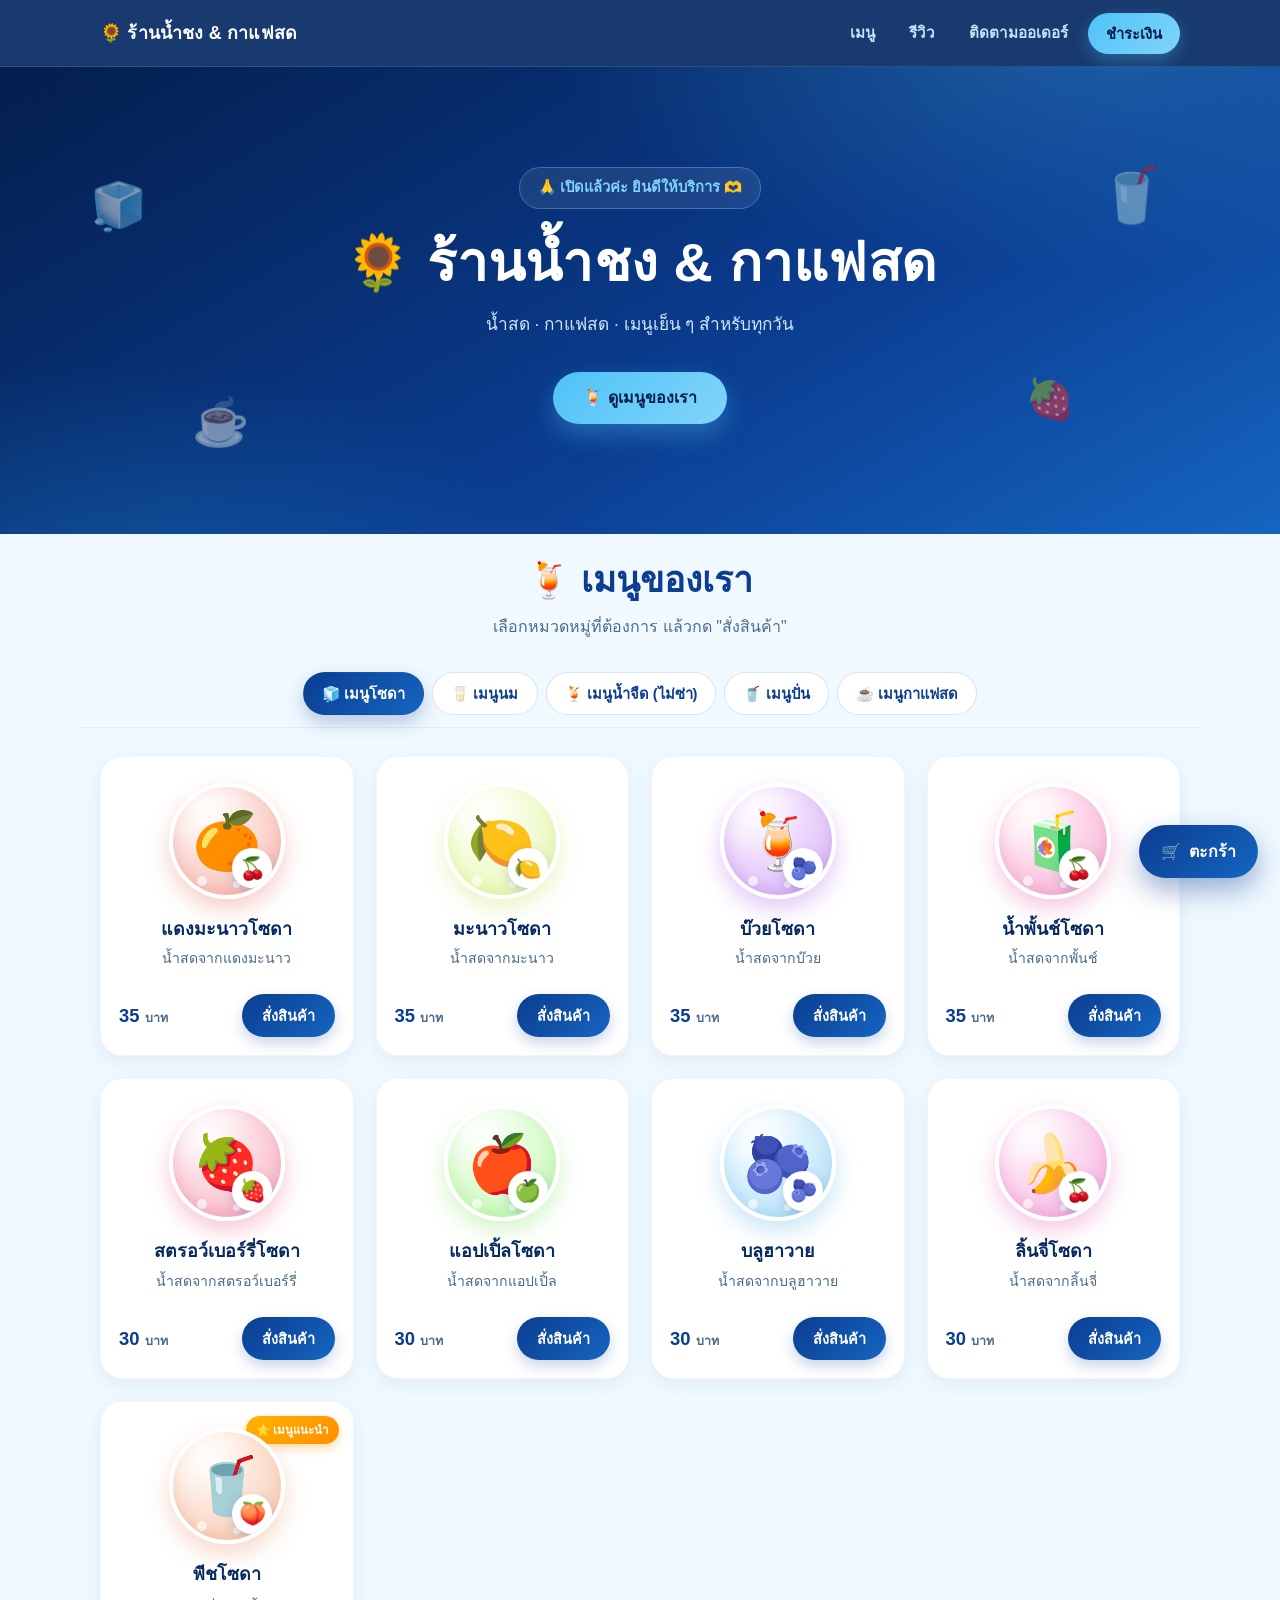
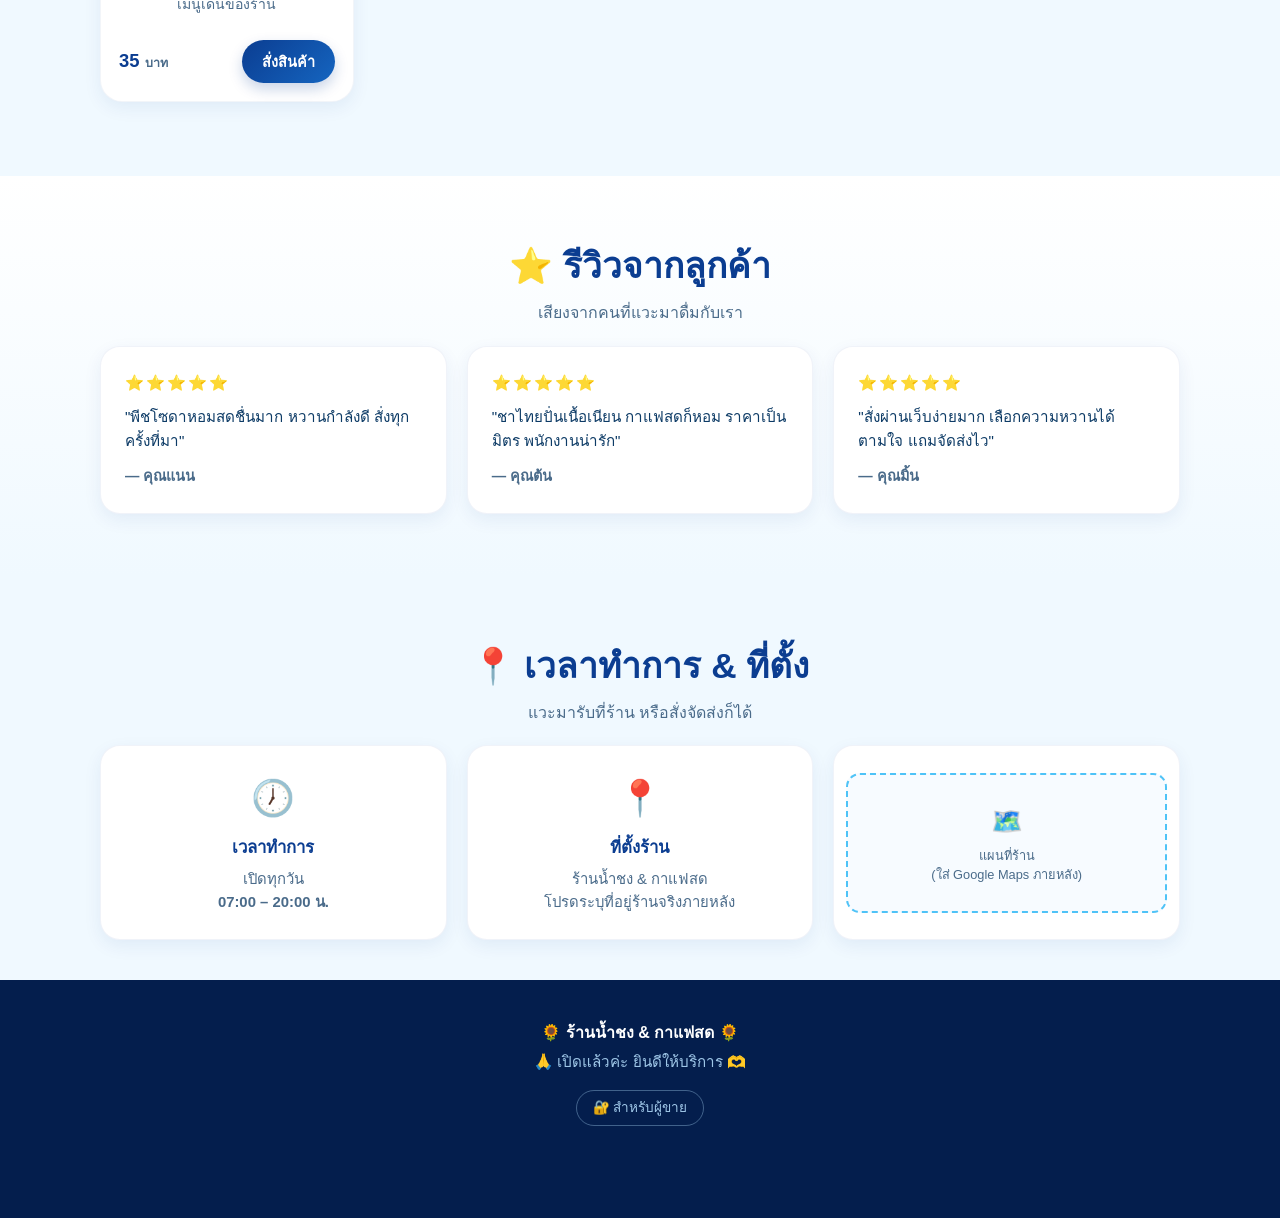
<file: index.html>
<!DOCTYPE html>
<html lang="th">
<head>
  <meta charset="UTF-8" />
  <meta name="viewport" content="width=device-width, initial-scale=1.0" />
  <meta name="description" content="ร้านน้ำชง & กาแฟสด — เมนูโซดา นม น้ำจืด ปั่น และกาแฟสด สั่งออนไลน์ได้เลย" />
  <title>🌻 ร้านน้ำชง & กาแฟสด</title>
  <link rel="stylesheet" href="styles.css" />
</head>
<body>
  <header class="site-header">
    <div class="container header-inner">
      <a href="#" class="logo">🌻 ร้านน้ำชง &amp; กาแฟสด</a>
      <nav class="nav">
        <a href="#menu">เมนู</a>
        <a href="#reviews">รีวิว</a>
        <a href="#" id="navTrack">ติดตามออเดอร์</a>
        <button type="button" class="nav-pay" id="navPay">ชำระเงิน</button>
      </nav>
    </div>
  </header>

  <section class="hero">
    <span class="hero-decor d1">🧊</span>
    <span class="hero-decor d2">🥤</span>
    <span class="hero-decor d3">☕</span>
    <span class="hero-decor d4">🍓</span>
    <div class="container hero-inner">
      <span class="hero-badge">🙏 เปิดแล้วค่ะ ยินดีให้บริการ 🫶</span>
      <h1>🌻 ร้านน้ำชง &amp; กาแฟสด</h1>
      <p class="hero-sub">น้ำสด · กาแฟสด · เมนูเย็น ๆ สำหรับทุกวัน</p>
      <a href="#menu" class="btn btn-primary">🍹 ดูเมนูของเรา</a>
    </div>
  </section>

  <main id="menu">
    <section class="menu-section">
      <div class="container">
        <h2 class="section-title">🍹 เมนูของเรา</h2>
        <p class="section-sub">เลือกหมวดหมู่ที่ต้องการ แล้วกด "สั่งสินค้า"</p>
        <div class="tabs-wrap">
          <div class="tabs" id="menuTabs"></div>
        </div>
        <div class="menu-grid" id="menuGrid"></div>
      </div>
    </section>
  </main>

  <section id="reviews" class="reviews">
    <div class="container">
      <h2 class="section-title">⭐ รีวิวจากลูกค้า</h2>
      <p class="section-sub">เสียงจากคนที่แวะมาดื่มกับเรา</p>
      <div class="reviews-grid">
        <article class="review-card">
          <div class="stars">⭐⭐⭐⭐⭐</div>
          <p class="review-text">"พีชโซดาหอมสดชื่นมาก หวานกำลังดี สั่งทุกครั้งที่มา"</p>
          <p class="review-author">— คุณแนน</p>
        </article>
        <article class="review-card">
          <div class="stars">⭐⭐⭐⭐⭐</div>
          <p class="review-text">"ชาไทยปั่นเนื้อเนียน กาแฟสดก็หอม ราคาเป็นมิตร พนักงานน่ารัก"</p>
          <p class="review-author">— คุณต้น</p>
        </article>
        <article class="review-card">
          <div class="stars">⭐⭐⭐⭐⭐</div>
          <p class="review-text">"สั่งผ่านเว็บง่ายมาก เลือกความหวานได้ตามใจ แถมจัดส่งไว"</p>
          <p class="review-author">— คุณมิ้น</p>
        </article>
      </div>
    </div>
  </section>

  <section id="visit" class="visit">
    <div class="container">
      <h2 class="section-title">📍 เวลาทำการ &amp; ที่ตั้ง</h2>
      <p class="section-sub">แวะมารับที่ร้าน หรือสั่งจัดส่งก็ได้</p>
      <div class="visit-grid">
        <div class="visit-card">
          <div class="visit-icon">🕖</div>
          <h3>เวลาทำการ</h3>
          <p>เปิดทุกวัน<br /><strong>07:00 – 20:00 น.</strong></p>
        </div>
        <div class="visit-card">
          <div class="visit-icon">📍</div>
          <h3>ที่ตั้งร้าน</h3>
          <p>ร้านน้ำชง &amp; กาแฟสด<br />โปรดระบุที่อยู่ร้านจริงภายหลัง</p>
        </div>
        <div class="visit-card map-card">
          <div class="map-placeholder">🗺️<span>แผนที่ร้าน<br />(ใส่ Google Maps ภายหลัง)</span></div>
        </div>
      </div>
    </div>
  </section>

  <footer class="site-footer">
    <div class="container">
      <p class="footer-brand">🌻 ร้านน้ำชง &amp; กาแฟสด 🌻</p>
      <p class="footer-tag">🙏 เปิดแล้วค่ะ ยินดีให้บริการ 🫶</p>
      <a href="admin.html" class="seller-link">🔐 สำหรับผู้ขาย</a>
    </div>
  </footer>

  <!-- ปุ่มตะกร้าลอย -->
  <button type="button" class="cart-fab" id="cartFab">
    🛒 <span>ตะกร้า</span>
    <span class="cart-count hidden" id="cartCount">0</span>
  </button>

  <!-- Toast -->
  <div class="toast" id="toast" role="status"></div>

  <!-- ป๊อปอัพ: รายละเอียดสินค้า + ตัวเลือก -->
  <div class="modal-overlay" id="orderModal" aria-hidden="true">
    <div class="modal order-modal" role="dialog" aria-modal="true" aria-labelledby="orderModalTitle">
      <button type="button" class="modal-close" id="modalClose" aria-label="ปิด">&times;</button>
      <div class="modal-visual" id="modalVisual">
        <span id="modalEmoji" class="menu-emoji floaty">🥤</span>
        <span class="garnish" id="modalGarnish">🍓</span>
        <span class="bubble b1"></span><span class="bubble b2"></span><span class="bubble b3"></span>
      </div>
      <h3 id="orderModalTitle"></h3>
      <p class="modal-price" id="modalPrice"></p>
      <p class="modal-desc" id="modalDesc"></p>

      <div class="option-block">
        <p class="option-title">ความหวาน</p>
        <div class="sweetness-options" id="sweetnessOptions">
          <button type="button" class="sweetness-btn" data-sweet="25">25%</button>
          <button type="button" class="sweetness-btn" data-sweet="50">50%</button>
          <button type="button" class="sweetness-btn" data-sweet="75">75%</button>
          <button type="button" class="sweetness-btn" data-sweet="100">100%</button>
          <button type="button" class="sweetness-btn" data-sweet="custom">อื่น ๆ</button>
        </div>
        <input type="number" id="customSweet" class="custom-sweet hidden" min="0" max="200" placeholder="ระบุความหวาน % (เช่น 60)" />
      </div>

      <div class="option-block">
        <p class="option-title">จำนวน</p>
        <div class="qty-control">
          <button type="button" id="qtyMinus" aria-label="ลดจำนวน">−</button>
          <span id="qtyValue">1</span>
          <button type="button" id="qtyPlus" aria-label="เพิ่มจำนวน">+</button>
        </div>
      </div>

      <button type="button" class="btn btn-primary btn-block" id="addToCartBtn">เพิ่มลงตะกร้า</button>
    </div>
  </div>

  <!-- ป๊อปอัพ: ตะกร้า (ขั้นตอนที่ 1) → ชำระเงิน (ขั้นตอนที่ 2) -->
  <div class="modal-overlay" id="cartModal" aria-hidden="true">
    <div class="modal cart-modal" role="dialog" aria-modal="true">
      <button type="button" class="modal-close" id="cartClose" aria-label="ปิด">&times;</button>

      <!-- ขั้นตอนที่ 1: ตะกร้า -->
      <div id="cartStep">
        <h3>🛒 ตะกร้าสินค้า</h3>
        <div class="cart-items" id="cartItems"></div>
        <div class="cart-summary" id="cartSummary">
          <div class="summary-row"><span>จำนวนสินค้า</span><span id="cartQty">0 ชิ้น</span></div>
          <div class="summary-row total"><span>ยอดรวม</span><span id="cartTotal">0 บาท</span></div>
        </div>
        <div class="step-actions" id="cartActions">
          <button type="button" class="btn btn-primary btn-block" id="toCheckout">ดำเนินการต่อ →</button>
        </div>
      </div>

      <!-- ขั้นตอนที่ 2: สรุปคำสั่ง + ชำระเงิน -->
      <div id="checkoutStep" class="hidden">
        <h3>📝 ข้อมูลการสั่งซื้อ</h3>
        <div class="order-review" id="orderReview"></div>
        <form id="checkoutForm" class="checkout-form">
          <div class="form-row">
            <div class="form-group">
              <label for="coName">ชื่อผู้สั่ง</label>
              <input id="coName" type="text" placeholder="ชื่อ-สกุล" required />
            </div>
            <div class="form-group">
              <label for="coPhone">เบอร์โทร</label>
              <input id="coPhone" type="tel" placeholder="08x xxxxxx" required />
            </div>
          </div>
          <div class="form-group">
            <label>รูปแบบการรับสินค้า</label>
            <div class="pay-options">
              <label class="pay-option">
                <input type="radio" name="fulfillment" value="pickup" checked />
                <span class="pay-icon">🏠</span>
                <span class="pay-text"><strong>รับหน้าร้าน</strong><small>มารับเองที่ร้าน</small></span>
              </label>
              <label class="pay-option">
                <input type="radio" name="fulfillment" value="delivery" />
                <span class="pay-icon">🛵</span>
                <span class="pay-text"><strong>จัดส่ง</strong><small>ส่งถึงบ้าน</small></span>
              </label>
            </div>
          </div>
          <div class="form-group hidden" id="addressGroup">
            <label for="coAddress">ที่อยู่จัดส่ง</label>
            <textarea id="coAddress" rows="2" placeholder="บ้านเลขที่ / ถนน / แขวง / เขต ..."></textarea>
            <div class="map-tools">
              <button type="button" class="btn btn-ghost btn-sm" id="previewMapBtn">📍 ดูตำแหน่งบนแผนที่</button>
              <a class="btn btn-ghost btn-sm" id="openMapLink" href="https://www.google.com/maps" target="_blank" rel="noopener">↗ เปิด Google Maps</a>
            </div>
            <div class="map-preview hidden" id="mapPreview">
              <iframe id="mapFrame" title="แผนที่จัดส่ง" loading="lazy" referrerpolicy="no-referrer-when-downgrade"></iframe>
            </div>
            <div class="map-link-wrap">
              <label for="coMapLink">ลิงก์ตำแหน่ง Google Maps <small>(ถ้ามี)</small></label>
              <input id="coMapLink" type="url" placeholder="วางลิงก์แชร์ตำแหน่งจากแอป Google Maps" />
            </div>
          </div>
          <div class="form-group">
            <label>วิธีการชำระเงิน</label>
            <div class="pay-options">
              <label class="pay-option">
                <input type="radio" name="payment" value="transfer" checked />
                <span class="pay-icon">🏦</span>
                <span class="pay-text"><strong>โอนเงิน</strong><small>สแกน QR Code</small></span>
              </label>
              <label class="pay-option">
                <input type="radio" name="payment" value="cash" />
                <span class="pay-icon">💵</span>
                <span class="pay-text"><strong>เงินสด</strong><small>จ่ายหน้าร้าน</small></span>
              </label>
            </div>
          </div>
          <div class="qr-box" id="qrBox">
            <div class="qr-placeholder"><span>QR Code</span><small>เว้นว่างไว้ก่อน</small></div>
            <p>สแกนเพื่อชำระเงิน</p>
          </div>
          <div class="step-actions">
            <button type="button" class="btn btn-ghost" id="backToCart">← กลับไปตะกร้า</button>
            <button type="submit" class="btn btn-primary">ยืนยันสั่งซื้อ</button>
          </div>
        </form>
      </div>

      <!-- ขั้นตอนที่ 3: สำเร็จ -->
      <div class="modal-success hidden" id="checkoutSuccess">
        <div class="success-icon">✅</div>
        <h3>สั่งซื้อสำเร็จ!</h3>
        <p id="checkoutSuccessText"></p>
        <div class="step-actions">
          <button type="button" class="btn btn-primary" id="trackFromSuccess">📦 ติดตามสถานะ</button>
          <button type="button" class="btn btn-ghost" id="checkoutDone">ปิด</button>
        </div>
      </div>
    </div>
  </div>

  <!-- ป๊อปอัพ: ติดตามสถานะคำสั่งซื้อ -->
  <div class="modal-overlay" id="trackModal" aria-hidden="true">
    <div class="modal track-modal" role="dialog" aria-modal="true" aria-labelledby="trackTitle">
      <button type="button" class="modal-close" id="trackClose" aria-label="ปิด">&times;</button>
      <h3 id="trackTitle">📦 ติดตามคำสั่งซื้อ</h3>
      <p class="muted">กรอกเลขที่คำสั่งซื้อและเบอร์โทรที่ใช้สั่ง</p>
      <form id="trackForm" class="track-form">
        <div class="track-row">
          <label for="trackId">เลขที่คำสั่งซื้อ</label>
          <input id="trackId" type="text" placeholder="เช่น WS123456" autocomplete="off" />
        </div>
        <div class="track-row">
          <label for="trackPhone">เบอร์โทร</label>
          <input id="trackPhone" type="tel" placeholder="0812345678" autocomplete="off" />
        </div>
        <button type="submit" class="btn btn-primary btn-block">ตรวจสอบสถานะ</button>
      </form>
      <p class="track-error hidden" id="trackError">ไม่พบคำสั่งซื้อ หรือเบอร์โทรไม่ตรงกัน</p>
      <div class="track-result hidden" id="trackResult"></div>
    </div>
  </div>

  <script src="menu-data.js"></script>
  <script src="script.js"></script>
</body>
</html>
</file>
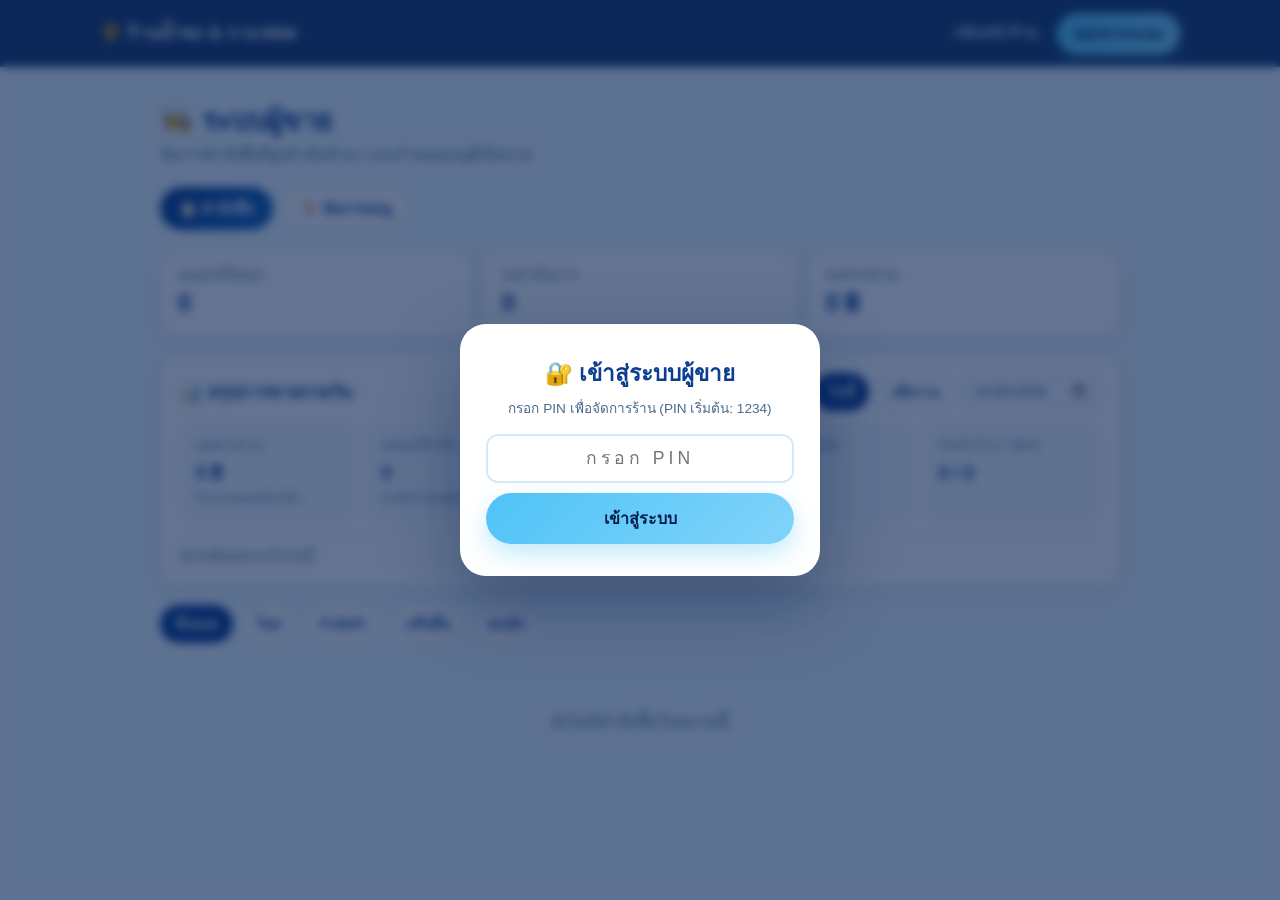
<file: admin.html>
<!DOCTYPE html>
<html lang="th">
<head>
  <meta charset="UTF-8" />
  <meta name="viewport" content="width=device-width, initial-scale=1.0" />
  <title>ระบบผู้ขาย — ร้านน้ำชง &amp; กาแฟสด</title>
  <link rel="stylesheet" href="styles.css" />
  <link rel="stylesheet" href="admin.css" />
</head>
<body class="admin-body">
  <header class="site-header">
    <div class="container header-inner">
      <a href="index.html" class="logo">🌻 ร้านน้ำชง &amp; กาแฟสด</a>
      <nav class="nav">
        <a href="index.html">กลับหน้าร้าน</a>
        <button type="button" class="nav-pay" id="logoutBtn">ออกจากระบบ</button>
      </nav>
    </div>
  </header>

  <div class="admin-wrap container">
    <div class="admin-head">
      <h1>🧑‍🍳 ระบบผู้ขาย</h1>
      <p>จัดการคำสั่งซื้อที่ลูกค้าสั่งเข้ามา และกำหนดเมนูที่เปิดขาย</p>
    </div>

    <div class="admin-tabs">
      <button type="button" class="admin-tab active" data-tab="orders">📋 คำสั่งซื้อ</button>
      <button type="button" class="admin-tab" data-tab="menus">🍹 จัดการเมนู</button>
    </div>

    <section id="ordersPanel">
      <div class="stats">
        <div class="stat-card"><span>ออเดอร์ทั้งหมด</span><strong id="statTotal">0</strong></div>
        <div class="stat-card"><span>รอดำเนินการ</span><strong id="statNew">0</strong></div>
        <div class="stat-card"><span>ยอดขายรวม</span><strong id="statRevenue">0 ฿</strong></div>
      </div>

      <div class="daily-summary">
        <div class="daily-head">
          <h2>📊 สรุปการขายรายวัน</h2>
          <div class="daily-controls">
            <button type="button" class="chip active" id="dayToday">วันนี้</button>
            <button type="button" class="chip" id="dayYesterday">เมื่อวาน</button>
            <input type="date" id="summaryDate" />
          </div>
        </div>
        <div class="daily-grid" id="dailyGrid"></div>
        <div class="daily-top" id="dailyTop"></div>
      </div>

      <div class="order-filters" id="orderFilters">
        <button type="button" class="chip active" data-filter="all">ทั้งหมด</button>
        <button type="button" class="chip" data-filter="new">ใหม่</button>
        <button type="button" class="chip" data-filter="preparing">กำลังทำ</button>
        <button type="button" class="chip" data-filter="done">เสร็จสิ้น</button>
        <button type="button" class="chip" data-filter="cancelled">ยกเลิก</button>
      </div>

      <div id="orderList" class="order-list"></div>
    </section>

    <section id="menusPanel" class="hidden">
      <p class="admin-note">เปิด/ปิดเมนู — เมนูที่ปิดจะไม่แสดงให้ลูกค้าเห็นในหน้าร้านทันที</p>
      <div id="menuAdmin" class="menu-admin"></div>
    </section>
  </div>

  <!-- PIN gate -->
  <div class="modal-overlay" id="pinGate">
    <div class="modal pin-modal" role="dialog" aria-modal="true">
      <h3>🔐 เข้าสู่ระบบผู้ขาย</h3>
      <p class="pin-note">กรอก PIN เพื่อจัดการร้าน (PIN เริ่มต้น: 1234)</p>
      <form id="pinForm">
        <input id="pinInput" type="password" inputmode="numeric" placeholder="กรอก PIN" autocomplete="off" />
        <button type="submit" class="btn btn-primary btn-block">เข้าสู่ระบบ</button>
      </form>
      <p class="pin-error hidden" id="pinError">PIN ไม่ถูกต้อง ลองอีกครั้ง</p>
    </div>
  </div>

  <script src="menu-data.js"></script>
  <script src="admin.js"></script>
</body>
</html>
</file>
<file: styles.css>
:root {
  --blue-950: #041e4d;
  --blue-900: #062a63;
  --blue-800: #0b3d91;
  --blue-700: #1565c0;
  --blue-600: #1e88e5;
  --ice-500: #29b6f6;
  --ice-400: #4fc3f7;
  --ice-300: #81d4fa;
  --ice-100: #e1f5fe;
  --bg: #f0f9ff;
  --card: #ffffff;
  --text: #0d3b66;
  --text-soft: #4a6b8a;
  --danger: #e57373;
  --radius: 22px;
  --shadow-sm: 0 6px 18px rgba(11, 61, 145, 0.07);
  --shadow-md: 0 12px 32px rgba(11, 61, 145, 0.12);
  --shadow-lg: 0 22px 50px rgba(11, 61, 145, 0.18);
}

* { margin: 0; padding: 0; box-sizing: border-box; }
html { scroll-behavior: smooth; }
body {
  font-family: 'Sarabun', 'Noto Sans Thai', -apple-system, BlinkMacSystemFont, 'Segoe UI', sans-serif;
  background: var(--bg);
  color: var(--text);
  line-height: 1.6;
  -webkit-font-smoothing: antialiased;
}
.container { max-width: 1120px; margin: 0 auto; padding: 0 20px; }
.hidden { display: none !important; }
:focus-visible { outline: 3px solid rgba(79, 195, 247, 0.6); outline-offset: 2px; border-radius: 6px; }

/* ---------- Header ---------- */
.site-header {
  position: sticky; top: 0; z-index: 100;
  background: rgba(6, 42, 99, 0.92);
  backdrop-filter: blur(14px);
  -webkit-backdrop-filter: blur(14px);
  border-bottom: 1px solid rgba(129, 212, 250, 0.16);
}
.header-inner { display: flex; align-items: center; justify-content: space-between; height: 66px; }
.logo { color: #fff; font-size: 1.12rem; font-weight: 800; text-decoration: none; letter-spacing: 0.2px; white-space: nowrap; }
.nav { display: flex; align-items: center; gap: 6px; }
.nav a {
  color: #bfe3fa; text-decoration: none; font-weight: 600; font-size: 0.95rem;
  padding: 8px 14px; border-radius: 999px; transition: 0.2s;
}
.nav a:hover { color: #fff; background: rgba(129, 212, 250, 0.12); }
.nav-pay {
  background: linear-gradient(135deg, var(--ice-400), var(--ice-300));
  color: var(--blue-950); border: none; font-family: inherit; font-weight: 800; font-size: 0.92rem;
  padding: 9px 18px; border-radius: 999px; cursor: pointer; transition: 0.25s;
  box-shadow: 0 6px 16px rgba(79, 195, 247, 0.3);
}
.nav-pay:hover { transform: translateY(-1px); box-shadow: 0 10px 22px rgba(79, 195, 247, 0.45); }

/* ---------- Hero ---------- */
.hero {
  position: relative; overflow: hidden; color: #fff; text-align: center;
  padding: 100px 0 110px;
  background:
    radial-gradient(900px 420px at 85% -10%, rgba(79, 195, 247, 0.28), transparent 60%),
    radial-gradient(700px 360px at 10% 110%, rgba(41, 182, 246, 0.2), transparent 60%),
    linear-gradient(150deg, #041e4d 0%, #0b3d91 60%, #1565c0 100%);
}
.hero-decor { position: absolute; font-size: 46px; opacity: 0.5; animation: drift 8s ease-in-out infinite; pointer-events: none; }
.hero-decor.d1 { left: 7%; top: 22%; animation-delay: 0s; }
.hero-decor.d2 { right: 9%; top: 18%; animation-delay: 1.2s; font-size: 54px; }
.hero-decor.d3 { left: 15%; bottom: 16%; animation-delay: 2.2s; }
.hero-decor.d4 { right: 16%; bottom: 22%; animation-delay: 3s; font-size: 40px; }
@keyframes drift {
  0%, 100% { transform: translateY(0) rotate(-6deg); }
  50% { transform: translateY(-18px) rotate(6deg); }
}
.hero-inner { position: relative; z-index: 1; }
.hero-badge {
  display: inline-block; padding: 8px 18px; margin-bottom: 20px;
  border-radius: 999px; background: rgba(255, 255, 255, 0.08);
  border: 1px solid rgba(129, 212, 250, 0.32);
  color: var(--ice-300); font-weight: 600; font-size: 0.92rem;
}
.hero h1 { font-size: clamp(2.1rem, 5vw, 3.4rem); line-height: 1.25; margin-bottom: 14px; letter-spacing: 0.3px; }
.hero-sub { color: #cfe8fa; font-size: 1.08rem; margin-bottom: 34px; }

/* ---------- Buttons ---------- */
.btn {
  display: inline-flex; align-items: center; justify-content: center; gap: 8px;
  padding: 13px 30px; border-radius: 999px; font-weight: 800; font-size: 1rem;
  border: none; cursor: pointer; text-decoration: none; font-family: inherit; transition: 0.25s;
}
.btn-primary {
  background: linear-gradient(135deg, var(--ice-400), var(--ice-300));
  color: var(--blue-950); box-shadow: 0 10px 24px rgba(79, 195, 247, 0.35);
}
.btn-primary:hover { transform: translateY(-2px); box-shadow: 0 14px 30px rgba(79, 195, 247, 0.5); }
.btn-ghost { background: #fff; border: 2px solid var(--ice-400); color: var(--blue-800); }
.btn-ghost:hover { background: var(--ice-100); }
.btn-sm { padding: 9px 20px; font-size: 0.9rem; }
.btn-block { width: 100%; }

/* ---------- Menu section ---------- */
.menu-section { padding: 18px 0 74px; }
.section-title { font-size: clamp(1.6rem, 3vw, 2.2rem); text-align: center; color: var(--blue-800); margin-bottom: 6px; }
.section-sub { text-align: center; color: var(--text-soft); margin-bottom: 20px; }

.tabs-wrap {
  position: sticky; top: 66px; z-index: 40;
  margin: 0 -20px 28px; padding: 12px 20px;
  background: rgba(240, 249, 255, 0.93);
  backdrop-filter: blur(10px); -webkit-backdrop-filter: blur(10px);
  border-bottom: 1px solid rgba(11, 61, 145, 0.06);
}
.tabs { display: flex; gap: 8px; justify-content: center; flex-wrap: wrap; }
.tab {
  padding: 9px 18px; border-radius: 999px;
  border: 1.5px solid rgba(11, 61, 145, 0.14); background: #fff;
  color: var(--blue-800); font-weight: 700; font-size: 0.92rem;
  cursor: pointer; font-family: inherit; transition: 0.2s;
}
.tab:hover { border-color: var(--ice-500); color: var(--blue-700); transform: translateY(-1px); }
.tab.active {
  background: linear-gradient(135deg, var(--blue-800), var(--blue-700));
  color: #fff; border-color: transparent; box-shadow: 0 8px 18px rgba(11, 61, 145, 0.25);
}

.menu-grid { display: grid; grid-template-columns: repeat(auto-fill, minmax(244px, 1fr)); gap: 22px; }
.menu-card {
  position: relative; display: flex; flex-direction: column;
  background: var(--card); border-radius: var(--radius); padding: 26px 18px 18px;
  text-align: center; box-shadow: var(--shadow-sm); border: 1px solid rgba(11, 61, 145, 0.05);
  transition: 0.3s;
}
.menu-card:hover { transform: translateY(-6px); box-shadow: var(--shadow-lg); border-color: rgba(79, 195, 247, 0.45); }
.menu-visual, .modal-visual {
  position: relative; overflow: hidden; border-radius: 50%;
  display: flex; align-items: center; justify-content: center;
  border: 4px solid #fff;
  background: radial-gradient(circle at 32% 26%, hsl(var(--hue, 200) 100% 98%), hsl(var(--hue, 200) 85% 90%) 55%, hsl(var(--hue, 200) 75% 82%));
  box-shadow: 0 10px 22px hsla(var(--hue, 200), 70%, 55%, 0.28), inset 0 -6px 14px hsla(var(--hue, 200), 70%, 70%, 0.35);
  transition: transform 0.3s;
}
.menu-visual { width: 116px; height: 116px; margin: 0 auto 16px; }
.modal-visual { width: 108px; height: 108px; margin: 0 auto 14px; }
.menu-visual::after, .modal-visual::after {
  content: ''; position: absolute; inset: 0; pointer-events: none;
  background: radial-gradient(circle at 30% 18%, rgba(255, 255, 255, 0.7), transparent 42%);
}
.menu-card:hover .menu-visual { transform: scale(1.06) rotate(-2deg); }
.menu-emoji { position: relative; z-index: 2; font-size: 56px; display: inline-block; animation: floaty 4.5s ease-in-out infinite; }
.modal-visual .menu-emoji { font-size: 52px; }
.garnish {
  position: absolute; right: 8%; bottom: 6%; z-index: 3;
  width: 40px; height: 40px; border-radius: 50%;
  display: flex; align-items: center; justify-content: center;
  background: #fff; font-size: 22px;
  box-shadow: 0 4px 12px rgba(11, 61, 145, 0.2);
  animation: bob 4.5s ease-in-out infinite;
}
.bubble { position: absolute; z-index: 1; border-radius: 50%; background: rgba(255, 255, 255, 0.65); animation: bubbleUp 4.8s ease-in-out infinite; }
.bubble.b1 { width: 10px; height: 10px; left: 22%; bottom: 8%; animation-delay: 0s; }
.bubble.b2 { width: 7px; height: 7px; left: 56%; bottom: 6%; animation-delay: 1.4s; }
.bubble.b3 { width: 6px; height: 6px; right: 20%; bottom: 10%; animation-delay: 2.6s; }
@keyframes bob { 0%, 100% { transform: translateY(0); } 50% { transform: translateY(-4px); } }
@keyframes bubbleUp { 0% { transform: translateY(0); opacity: 0; } 25% { opacity: 0.85; } 100% { transform: translateY(-64px); opacity: 0; } }
.badge {
  position: absolute; top: 14px; right: 14px;
  background: linear-gradient(135deg, #ffb300, #ff8f00); color: #fff;
  font-size: 0.72rem; font-weight: 800; padding: 5px 10px; border-radius: 999px;
  box-shadow: 0 4px 10px rgba(255, 143, 0, 0.35);
}
.menu-card h3 { font-size: 1.12rem; color: var(--blue-900); margin-bottom: 4px; }
.menu-card .desc { font-size: 0.88rem; color: var(--text-soft); margin-bottom: 16px; min-height: 2.2em; }
.menu-footer { margin-top: auto; display: flex; align-items: center; justify-content: space-between; gap: 10px; }
.price { color: var(--blue-800); font-weight: 800; font-size: 1.15rem; white-space: nowrap; }
.price small { font-size: 0.78rem; font-weight: 600; color: var(--text-soft); }
.order-btn {
  background: linear-gradient(135deg, var(--blue-800), var(--blue-700));
  color: #fff; border: none; padding: 10px 20px; border-radius: 999px;
  font-weight: 700; font-size: 0.9rem; cursor: pointer; font-family: inherit; transition: 0.25s;
  box-shadow: 0 6px 14px rgba(11, 61, 145, 0.22);
}
.order-btn:hover { transform: translateY(-1px); box-shadow: 0 10px 20px rgba(11, 61, 145, 0.32); }

@keyframes floaty {
  0%, 100% { transform: translateY(0) rotate(-5deg); }
  50% { transform: translateY(-12px) rotate(5deg); }
}

/* ---------- Modal (general) ---------- */
.modal-overlay {
  position: fixed; inset: 0; background: rgba(4, 30, 77, 0.62);
  backdrop-filter: blur(5px); -webkit-backdrop-filter: blur(5px);
  display: flex; align-items: center; justify-content: center;
  z-index: 100; opacity: 0; visibility: hidden; transition: 0.3s; padding: 20px;
}
.modal-overlay.open { opacity: 1; visibility: visible; }
.modal {
  background: #fff; border-radius: 26px; max-width: 440px; width: 100%;
  padding: 32px 26px; text-align: center; position: relative;
  transform: translateY(20px); transition: 0.3s; max-height: 90vh; overflow-y: auto;
  box-shadow: 0 30px 70px rgba(4, 30, 77, 0.35);
}
.modal-overlay.open .modal { transform: translateY(0); }
.modal-close {
  position: absolute; top: 14px; right: 16px; width: 34px; height: 34px;
  display: flex; align-items: center; justify-content: center;
  background: #f2f9fe; border: none; border-radius: 50%;
  font-size: 1.3rem; cursor: pointer; color: var(--text-soft); line-height: 1; transition: 0.2s;
}
.modal-close:hover { background: var(--ice-100); color: var(--blue-800); }
.modal h3 { font-size: 1.4rem; color: var(--blue-800); margin-bottom: 6px; }
.modal-price { color: var(--blue-700); font-weight: 800; font-size: 1.35rem; margin-bottom: 6px; }
.modal-desc { color: var(--text-soft); font-size: 0.92rem; margin-bottom: 6px; }
.modal-success { padding: 10px 0 4px; }
.modal-success h3 { margin: 10px 0 6px; color: var(--blue-800); }
.modal-success p { color: var(--text-soft); margin-bottom: 16px; }
.success-icon { font-size: 3rem; }

/* ---------- Order options ---------- */
.option-block { margin: 20px 0; text-align: left; }
.option-title { font-weight: 800; color: var(--blue-800); margin-bottom: 9px; text-align: center; font-size: 0.95rem; }
.sweetness-options { display: flex; gap: 8px; justify-content: center; flex-wrap: wrap; }
.sweetness-btn {
  padding: 8px 16px; border-radius: 999px; border: 2px solid var(--ice-400); background: #fff;
  color: var(--blue-800); font-weight: 700; cursor: pointer; transition: 0.2s;
  font-family: inherit; font-size: 0.88rem;
}
.sweetness-btn:hover { background: var(--ice-100); }
.sweetness-btn.active { background: var(--blue-800); color: #fff; border-color: var(--blue-800); }
.custom-sweet {
  width: 100%; margin-top: 10px; padding: 10px 14px; border: 2px solid #d6e9f7;
  border-radius: 12px; font-family: inherit; font-size: 0.95rem; color: var(--text); background: #fbfdff;
}
.custom-sweet:focus { outline: none; border-color: var(--ice-500); }
.qty-control { display: flex; align-items: center; justify-content: center; gap: 18px; }
.qty-control button {
  width: 40px; height: 40px; border-radius: 50%; border: none; background: var(--ice-100);
  color: var(--blue-800); font-size: 1.3rem; cursor: pointer; font-weight: 700; transition: 0.2s;
}
.qty-control button:hover { background: var(--ice-300); }
.qty-control span { font-weight: 800; font-size: 1.15rem; min-width: 26px; text-align: center; }

/* ---------- Cart FAB ---------- */
.cart-fab {
  position: fixed; right: 22px; bottom: 22px; z-index: 80;
  display: flex; align-items: center; gap: 8px;
  background: linear-gradient(135deg, var(--blue-800), var(--blue-700));
  color: #fff; border: none; padding: 14px 22px; border-radius: 999px;
  font-weight: 800; font-size: 1rem; font-family: inherit; cursor: pointer;
  box-shadow: 0 12px 28px rgba(11, 61, 145, 0.4); transition: 0.25s;
}
.cart-fab:hover { transform: translateY(-3px) scale(1.02); box-shadow: 0 18px 36px rgba(11, 61, 145, 0.5); }
.cart-count {
  min-width: 22px; text-align: center; background: var(--ice-400); color: var(--blue-950);
  border-radius: 999px; padding: 1px 8px; font-size: 0.82rem; font-weight: 800;
}

/* ---------- Cart modal ---------- */
.cart-modal { max-width: 600px; text-align: left; }
.cart-modal h3 { text-align: center; margin-bottom: 4px; }
.cart-items { display: grid; gap: 10px; max-height: 250px; overflow-y: auto; margin: 18px 0 4px; padding-right: 2px; }
.cart-item { display: flex; align-items: center; gap: 12px; background: #f7fbff; border: 1px solid rgba(11, 61, 145, 0.06); border-radius: 16px; padding: 12px 14px; }
.cart-item-emoji {
  width: 44px; height: 44px; flex-shrink: 0; display: flex; align-items: center; justify-content: center;
  font-size: 1.5rem; border-radius: 12px;
  background: radial-gradient(circle at 32% 26%, #ffffff, var(--ice-100) 46%, var(--ice-300));
}
.cart-item-info { flex: 1; min-width: 0; }
.cart-item-info strong { display: block; font-size: 0.98rem; color: var(--blue-900); }
.cart-item-info small { display: block; color: var(--text-soft); font-size: 0.78rem; margin-bottom: 6px; }
.cart-item-qty { display: inline-flex; align-items: center; gap: 10px; background: #fff; border: 1px solid rgba(11, 61, 145, 0.12); border-radius: 999px; padding: 2px 7px; }
.cart-item-qty button { width: 24px; height: 24px; border-radius: 50%; border: none; background: var(--ice-100); color: var(--blue-800); font-weight: 800; cursor: pointer; line-height: 1; font-family: inherit; }
.cart-item-qty button:hover { background: var(--ice-300); }
.cart-item-qty span { font-size: 0.88rem; font-weight: 700; min-width: 16px; text-align: center; }
.cart-item-right { display: flex; flex-direction: column; align-items: flex-end; gap: 8px; }
.cart-item-price { font-weight: 800; color: var(--blue-700); white-space: nowrap; }
.cart-item-remove { background: none; border: none; color: var(--danger); cursor: pointer; font-size: 1rem; line-height: 1; }
.cart-item-remove:hover { color: #d32f2f; }

.cart-empty { text-align: center; padding: 26px 0 10px; color: var(--text-soft); }
.cart-empty-icon { font-size: 2.6rem; margin-bottom: 6px; }
.cart-empty p { margin-bottom: 14px; }

.cart-summary { border-top: 1px dashed rgba(11, 61, 145, 0.18); margin-top: 14px; padding-top: 12px; display: grid; gap: 6px; }
.summary-row { display: flex; justify-content: space-between; color: var(--text-soft); font-size: 0.92rem; }
.summary-row.total { color: var(--blue-800); font-weight: 800; font-size: 1.18rem; }

/* ---------- Checkout ---------- */
.checkout-form { display: grid; gap: 14px; margin-top: 16px; text-align: left; }
.form-row { display: grid; grid-template-columns: 1fr 1fr; gap: 14px; }
.form-group { display: grid; gap: 6px; }
.form-group label { font-weight: 700; color: var(--blue-800); font-size: 0.92rem; }
.form-group label small { font-weight: 400; color: var(--text-soft); }
.form-group input, .form-group select, .form-group textarea {
  padding: 11px 14px; border: 2px solid #d6e9f7; border-radius: 12px;
  font-size: 0.96rem; font-family: inherit; color: var(--text); background: #fbfdff; transition: 0.2s;
}
.form-group input:focus, .form-group select:focus, .form-group textarea:focus { outline: none; border-color: var(--ice-500); background: #fff; }

.pay-options { display: grid; grid-template-columns: 1fr 1fr; gap: 10px; }
.pay-option {
  display: flex; align-items: center; gap: 10px; padding: 12px 14px;
  border-radius: 14px; border: 2px solid #d6e9f7; background: #fff; cursor: pointer; transition: 0.2s;
}
.pay-option:has(input:checked) { border-color: var(--ice-500); background: var(--ice-100); box-shadow: 0 6px 14px rgba(41, 182, 246, 0.14); }
.pay-option input { accent-color: var(--blue-700); }
.pay-icon { font-size: 1.3rem; }
.pay-text strong { display: block; font-size: 0.92rem; color: var(--blue-900); }
.pay-text small { color: var(--text-soft); font-size: 0.75rem; }

.qr-box { text-align: center; background: #f7fbff; border: 2px dashed var(--ice-400); border-radius: 16px; padding: 18px; }
.qr-placeholder {
  width: 136px; height: 136px; margin: 0 auto 8px;
  display: flex; flex-direction: column; align-items: center; justify-content: center; gap: 2px;
  background: #fff; border: 2px solid var(--ice-300); border-radius: 14px;
  color: var(--text-soft); font-weight: 700; font-size: 0.9rem;
}
.qr-placeholder small { font-size: 0.72rem; font-weight: 500; }
.qr-box p { color: var(--text-soft); font-size: 0.88rem; }

/* ---------- Toast ---------- */
.toast {
  position: fixed; left: 50%; bottom: 96px; transform: translateX(-50%) translateY(16px);
  background: var(--blue-900); color: #fff; padding: 11px 24px; border-radius: 999px;
  font-size: 0.94rem; opacity: 0; pointer-events: none; transition: 0.3s; z-index: 200;
  box-shadow: 0 10px 24px rgba(4, 30, 77, 0.4); max-width: calc(100% - 40px); text-align: center;
}
.toast.show { opacity: 1; transform: translateX(-50%) translateY(0); }

/* ---------- Reviews ---------- */
.reviews { background: linear-gradient(180deg, #ffffff, var(--bg)); padding: 62px 0; }
.reviews-grid { display: grid; grid-template-columns: repeat(auto-fit, minmax(240px, 1fr)); gap: 20px; }
.review-card { background: #fff; border-radius: 20px; padding: 24px; border: 1px solid rgba(11, 61, 145, 0.06); box-shadow: var(--shadow-sm); }
.stars { font-size: 0.95rem; margin-bottom: 10px; letter-spacing: 2px; }
.review-text { color: var(--text); font-size: 0.95rem; margin-bottom: 12px; }
.review-author { color: var(--text-soft); font-weight: 700; font-size: 0.9rem; }

/* ---------- Visit ---------- */
.visit { padding: 62px 0 40px; }
.visit-grid { display: grid; grid-template-columns: repeat(auto-fit, minmax(220px, 1fr)); gap: 20px; }
.visit-card { background: #fff; border-radius: 20px; padding: 24px; text-align: center; border: 1px solid rgba(11, 61, 145, 0.06); box-shadow: var(--shadow-sm); }
.visit-icon { font-size: 2.2rem; margin-bottom: 8px; }
.visit-card h3 { color: var(--blue-800); font-size: 1.05rem; margin-bottom: 6px; }
.visit-card p { color: var(--text-soft); font-size: 0.93rem; }
.map-card { padding: 12px; display: flex; align-items: center; justify-content: center; }
.map-placeholder {
  width: 100%; min-height: 140px; border-radius: 14px;
  border: 2px dashed var(--ice-400); background: #f7fbff;
  display: flex; flex-direction: column; align-items: center; justify-content: center; gap: 4px;
  color: var(--text-soft); font-size: 1.6rem;
}
.map-placeholder span { font-size: 0.8rem; text-align: center; line-height: 1.5; }

/* ---------- Checkout steps ---------- */
.step-actions { display: flex; gap: 10px; margin-top: 16px; }
.step-actions .btn { flex: 1; }
.order-review { background: #f7fbff; border-radius: 16px; padding: 14px 16px; margin: 14px 0 4px; display: grid; gap: 6px; }
.order-review-row { display: flex; justify-content: space-between; gap: 12px; font-size: 0.9rem; color: var(--text-soft); }
.order-review-row strong { color: var(--blue-900); font-weight: 700; white-space: nowrap; }
.order-review-row.total { border-top: 1px dashed rgba(11, 61, 145, 0.18); padding-top: 8px; margin-top: 2px; font-weight: 800; color: var(--blue-800); font-size: 1.02rem; }

/* ---------- Map (delivery) ---------- */
.map-tools { display: flex; gap: 8px; flex-wrap: wrap; margin-top: 8px; }
.map-tools .btn { padding: 8px 16px; font-size: 0.85rem; }
.map-preview { margin-top: 10px; border-radius: 14px; overflow: hidden; border: 2px solid var(--ice-300); }
.map-preview iframe { width: 100%; height: 190px; border: 0; display: block; }
.map-link-wrap { display: grid; gap: 6px; margin-top: 10px; }
.map-link-wrap label { font-weight: 700; color: var(--blue-800); font-size: 0.88rem; }
.map-link-wrap input {
  padding: 10px 14px; border: 2px solid #d6e9f7; border-radius: 12px;
  font-size: 0.92rem; font-family: inherit; color: var(--text); background: #fbfdff;
}
.map-link-wrap input:focus { outline: none; border-color: var(--ice-500); }
.menu-empty { grid-column: 1 / -1; text-align: center; color: var(--text-soft); padding: 40px 0; }
.seller-link {
  display: inline-block; margin-top: 16px; color: #9fc7e8; font-size: 0.85rem;
  text-decoration: none; border: 1px solid rgba(159, 199, 232, 0.4);
  padding: 6px 16px; border-radius: 999px; transition: 0.2s;
}
.seller-link:hover { color: #fff; border-color: #fff; }

/* ---------- Order tracking ---------- */
.track-modal { max-width: 480px; text-align: left; }
.track-modal h3 { text-align: center; }
.track-modal .muted { text-align: center; color: var(--text-soft); font-size: 0.88rem; margin-bottom: 14px; }
.track-form { display: grid; gap: 10px; }
.track-row { display: grid; gap: 5px; }
.track-row label { font-weight: 700; color: var(--blue-800); font-size: 0.88rem; }
.track-row input {
  padding: 10px 14px; border: 2px solid #d6e9f7; border-radius: 12px;
  font-family: inherit; font-size: 0.95rem; background: #fbfdff; color: var(--text);
}
.track-row input:focus { outline: none; border-color: var(--ice-500); }
.track-error { color: var(--danger); font-size: 0.86rem; margin-top: 10px; text-align: center; }
.track-result { margin-top: 16px; }
.track-head { display: flex; justify-content: space-between; align-items: center; gap: 10px; flex-wrap: wrap; }
.track-head strong { color: var(--blue-900); font-size: 1.05rem; }
.track-date { display: block; color: var(--text-soft); font-size: 0.78rem; margin-top: 2px; }
.track-badge { font-size: 0.75rem; font-weight: 800; padding: 3px 10px; border-radius: 999px; }
.track-badge.is-new { background: #e3f2fd; color: #1565c0; }
.track-badge.is-preparing { background: #fff3e0; color: #ef6c00; }
.track-badge.is-done { background: #e8f5e9; color: #2e7d32; }
.track-badge.is-cancelled { background: #ffebee; color: #c62828; }
.track-result .order-items {
  margin: 12px 0 0; list-style: none; display: grid; gap: 5px;
  padding: 10px 0; font-size: 0.9rem;
  border-top: 1px dashed rgba(11, 61, 145, 0.15);
  border-bottom: 1px dashed rgba(11, 61, 145, 0.15);
}
.track-result .order-items li { display: flex; justify-content: space-between; gap: 10px; }
.track-result .order-items li strong { color: var(--blue-700); white-space: nowrap; }
.track-summary {
  display: flex; gap: 10px; flex-wrap: wrap; align-items: center;
  background: #f7fbff; border: 1px solid rgba(11, 61, 145, 0.08);
  border-radius: 14px; padding: 10px 14px; margin-top: 12px;
  font-size: 0.85rem; color: var(--text-soft);
}
.track-summary strong { margin-left: auto; color: var(--blue-800); }

.timeline { margin: 16px 0 4px; display: grid; }
.timeline-step { display: flex; gap: 12px; position: relative; padding-bottom: 18px; }
.timeline-step:last-child { padding-bottom: 0; }
.timeline-step::after {
  content: ''; position: absolute; left: 11px; top: 24px; bottom: 2px;
  width: 2px; background: #dbe9f6;
}
.timeline-step:last-child::after { content: none; }
.timeline-dot {
  width: 24px; height: 24px; border-radius: 50%; flex-shrink: 0; z-index: 1;
  display: flex; align-items: center; justify-content: center;
  background: #eef7fe; border: 2px solid #b3d9f2; color: #7aaed3;
  font-size: 0.7rem; font-weight: 800;
}
.timeline-step.done .timeline-dot { background: var(--ice-500); border-color: var(--ice-500); color: #fff; }
.timeline-step.current .timeline-dot {
  background: var(--blue-700); border-color: var(--blue-700); color: #fff;
  box-shadow: 0 0 0 4px rgba(41, 182, 246, 0.2);
}
.timeline-step.is-cancelled .timeline-dot {
  background: #ef5350; border-color: #ef5350; color: #fff;
  box-shadow: 0 0 0 4px rgba(239, 83, 80, 0.16);
}
.timeline-info strong { display: block; color: var(--blue-900); font-size: 0.92rem; }
.timeline-info small { color: var(--text-soft); font-size: 0.78rem; }
.track-hint { font-size: 0.76rem; color: var(--text-soft); margin-top: 10px; text-align: center; }

/* ---------- Footer ---------- */
.site-footer { background: var(--blue-950); color: #9fc7e8; text-align: center; padding: 40px 0 92px; }
.footer-brand { color: #fff; font-weight: 800; margin-bottom: 4px; }
.footer-tag { font-size: 0.95rem; }

/* ---------- Responsive ---------- */
@media (max-width: 640px) {
  .hero { padding: 70px 0 92px; }
  .hero-decor { display: none; }
  .hero-badge { font-size: 0.84rem; }
  .header-inner { height: 62px; gap: 8px; }
  .logo { font-size: 0.95rem; overflow: hidden; text-overflow: ellipsis; max-width: 40%; }
  .nav { gap: 2px; }
  .nav a { padding: 6px 9px; font-size: 0.82rem; }
  .nav-pay { padding: 8px 12px; font-size: 0.82rem; }
  .tabs-wrap { top: 62px; padding: 10px 14px; margin: 0 -14px 22px; }
  .tab { padding: 8px 14px; font-size: 0.84rem; }
  .menu-grid { grid-template-columns: repeat(auto-fill, minmax(160px, 1fr)); gap: 14px; }
  .menu-card { padding: 20px 12px 14px; }
  .menu-visual { width: 92px; height: 92px; }
  .menu-emoji { font-size: 44px; }
  .garnish { width: 32px; height: 32px; font-size: 17px; }
  .cart-fab { padding: 12px 18px; font-size: 0.95rem; }
  .form-row, .pay-options { grid-template-columns: 1fr; }
  .modal { padding: 26px 18px; }
}

@media (max-width: 520px) {
  .nav a[href="#menu"], .nav a[href="#reviews"] { display: none; }
}
</file>
<file: admin.css>
/* ---------- Seller admin styles (extends styles.css) ---------- */
.admin-wrap { padding: 32px 20px 90px; max-width: 1000px; margin: 0 auto; }
.admin-head h1 { color: var(--blue-800); font-size: 1.7rem; }
.admin-head p { color: var(--text-soft); font-size: 0.95rem; }

.admin-tabs { display: flex; gap: 8px; margin: 20px 0; flex-wrap: wrap; }
.admin-tab {
  padding: 9px 18px; border-radius: 999px; border: 1.5px solid rgba(11, 61, 145, 0.14);
  background: #fff; color: var(--blue-800); font-weight: 700; font-size: 0.92rem;
  cursor: pointer; font-family: inherit; transition: 0.2s;
}
.admin-tab:hover { border-color: var(--ice-500); }
.admin-tab.active { background: linear-gradient(135deg, var(--blue-800), var(--blue-700)); color: #fff; border-color: transparent; }

.stats { display: grid; grid-template-columns: repeat(auto-fit, minmax(160px, 1fr)); gap: 12px; margin-bottom: 18px; }
.stat-card { background: #fff; border-radius: 16px; padding: 14px 18px; box-shadow: var(--shadow-sm); display: flex; flex-direction: column; }
.stat-card span { color: var(--text-soft); font-size: 0.82rem; }
.stat-card strong { color: var(--blue-800); font-size: 1.45rem; }

.order-filters { display: flex; gap: 8px; flex-wrap: wrap; margin-bottom: 16px; }
.chip {
  padding: 7px 14px; border-radius: 999px; border: 1.5px solid rgba(11, 61, 145, 0.15);
  background: #fff; color: var(--blue-800); font-weight: 700; font-size: 0.85rem;
  cursor: pointer; font-family: inherit; transition: 0.2s;
}
.chip.active { background: var(--blue-800); color: #fff; border-color: var(--blue-800); }

.order-list { display: grid; gap: 14px; }
.order-empty { text-align: center; color: var(--text-soft); padding: 50px 0; }
.order-card { background: #fff; border-radius: 18px; padding: 18px 20px; box-shadow: var(--shadow-sm); border: 1px solid rgba(11, 61, 145, 0.06); }
.order-top { display: flex; justify-content: space-between; align-items: center; gap: 10px; flex-wrap: wrap; margin-bottom: 8px; }
.order-id { font-weight: 800; color: var(--blue-900); }
.order-time { color: var(--text-soft); font-size: 0.82rem; }
.status-badge { font-size: 0.75rem; font-weight: 800; padding: 3px 10px; border-radius: 999px; }
.status-new { background: #e3f2fd; color: #1565c0; }
.status-preparing { background: #fff3e0; color: #ef6c00; }
.status-done { background: #e8f5e9; color: #2e7d32; }
.status-cancelled { background: #ffebee; color: #c62828; }

.order-meta { font-size: 0.88rem; color: var(--text-soft); display: grid; gap: 3px; margin-bottom: 10px; }
.order-meta strong { color: var(--blue-900); }
.order-meta a { color: var(--blue-700); }

.order-items { list-style: none; border-top: 1px dashed rgba(11, 61, 145, 0.15); border-bottom: 1px dashed rgba(11, 61, 145, 0.15); padding: 8px 0; margin-bottom: 10px; display: grid; gap: 5px; font-size: 0.9rem; }
.order-items li { display: flex; justify-content: space-between; gap: 10px; }
.order-items li strong { white-space: nowrap; color: var(--blue-700); }

.order-bottom { display: flex; justify-content: space-between; align-items: center; gap: 10px; flex-wrap: wrap; }
.order-bottom > strong { color: var(--blue-800); }
.order-actions { display: flex; gap: 8px; flex-wrap: wrap; }
.order-actions button { padding: 7px 14px; border-radius: 999px; border: none; font-family: inherit; font-weight: 700; font-size: 0.85rem; cursor: pointer; transition: 0.2s; }
.btn-preparing { background: #fff3e0; color: #ef6c00; }
.btn-preparing:hover { background: #ffe0b2; }
.btn-done { background: #e8f5e9; color: #2e7d32; }
.btn-done:hover { background: #c8e6c9; }
.btn-cancel { background: #ffebee; color: #c62828; }
.btn-cancel:hover { background: #ffcdd2; }

.admin-note { color: var(--text-soft); font-size: 0.9rem; margin-bottom: 16px; }
.menu-admin { display: grid; gap: 18px; }
.menu-group { background: #fff; border-radius: 18px; padding: 18px 20px; box-shadow: var(--shadow-sm); border: 1px solid rgba(11, 61, 145, 0.06); }
.menu-group h3 { color: var(--blue-800); font-size: 1.05rem; margin-bottom: 6px; }
.menu-row { display: flex; align-items: center; justify-content: space-between; gap: 12px; padding: 9px 0; border-bottom: 1px solid rgba(11, 61, 145, 0.06); }
.menu-row:last-child { border-bottom: none; }
.menu-row .name { font-weight: 600; }
.menu-row .price { color: var(--blue-700); font-weight: 700; margin-left: 8px; font-size: 0.9rem; }
.menu-row .row-right { display: flex; align-items: center; gap: 10px; }
.menu-state { font-size: 0.78rem; color: var(--text-soft); width: 56px; text-align: right; }

.switch { position: relative; width: 46px; height: 26px; flex-shrink: 0; display: inline-block; }
.switch input { opacity: 0; width: 0; height: 0; }
.slider { position: absolute; inset: 0; background: #cfd8dc; border-radius: 999px; transition: 0.2s; cursor: pointer; }
.slider::before { content: ''; position: absolute; width: 20px; height: 20px; left: 3px; top: 3px; background: #fff; border-radius: 50%; transition: 0.2s; box-shadow: 0 1px 3px rgba(0, 0, 0, 0.2); }
.switch input:checked + .slider { background: var(--ice-500); }
.switch input:checked + .slider::before { transform: translateX(20px); }

/* ---------- Daily sales summary ---------- */
.daily-summary {
  background: #fff; border-radius: 18px; padding: 18px 20px;
  box-shadow: var(--shadow-sm); border: 1px solid rgba(11, 61, 145, 0.06);
  margin-bottom: 18px;
}
.daily-head { display: flex; justify-content: space-between; align-items: center; gap: 12px; flex-wrap: wrap; margin-bottom: 14px; }
.daily-head h2 { color: var(--blue-800); font-size: 1.1rem; }
.daily-controls { display: flex; gap: 8px; align-items: center; flex-wrap: wrap; }
.daily-controls input[type="date"] {
  padding: 7px 10px; border: 1.5px solid rgba(11, 61, 145, 0.15); border-radius: 10px;
  font-family: inherit; font-size: 0.85rem; color: var(--blue-800); background: #fbfdff;
}
.daily-controls input[type="date"]:focus { outline: none; border-color: var(--ice-500); }
.daily-grid { display: grid; grid-template-columns: repeat(auto-fit, minmax(140px, 1fr)); gap: 10px; }
.daily-card {
  background: #f7fbff; border: 1px solid rgba(11, 61, 145, 0.07);
  border-radius: 14px; padding: 10px 14px; display: flex; flex-direction: column; gap: 2px;
}
.daily-card span { font-size: 0.78rem; color: var(--text-soft); }
.daily-card strong { font-size: 1.15rem; color: var(--blue-800); }
.daily-card small { font-size: 0.72rem; color: var(--text-soft); }
.daily-top { margin-top: 14px; border-top: 1px dashed rgba(11, 61, 145, 0.15); padding-top: 12px; }
.daily-top h3 { font-size: 0.92rem; color: var(--blue-800); margin-bottom: 6px; }
.daily-top ol { margin: 0; padding-left: 20px; display: grid; gap: 4px; font-size: 0.88rem; color: var(--text-soft); }
.daily-top ol strong { color: var(--blue-700); }
.daily-empty { font-size: 0.85rem; color: var(--text-soft); }

.order-update { font-size: 0.8rem; color: #90a4ae; }
.btn-undo { background: #eceff1; color: #455a64; }
.btn-undo:hover { background: #cfd8dc; }

.pin-modal { max-width: 360px; }
.pin-note { font-size: 0.85rem; color: var(--text-soft); margin-bottom: 14px; }
#pinForm { display: grid; gap: 10px; }
#pinInput {
  padding: 12px 14px; border: 2px solid #d6e9f7; border-radius: 12px;
  text-align: center; font-size: 1.1rem; letter-spacing: 4px; font-family: inherit;
}
#pinInput:focus { outline: none; border-color: var(--ice-500); }
.pin-error { color: #c62828; font-size: 0.85rem; margin-top: 10px; }

@media (max-width: 600px) {
  .admin-head h1 { font-size: 1.4rem; }
  .order-bottom { align-items: flex-start; flex-direction: column; }
}
</file>
